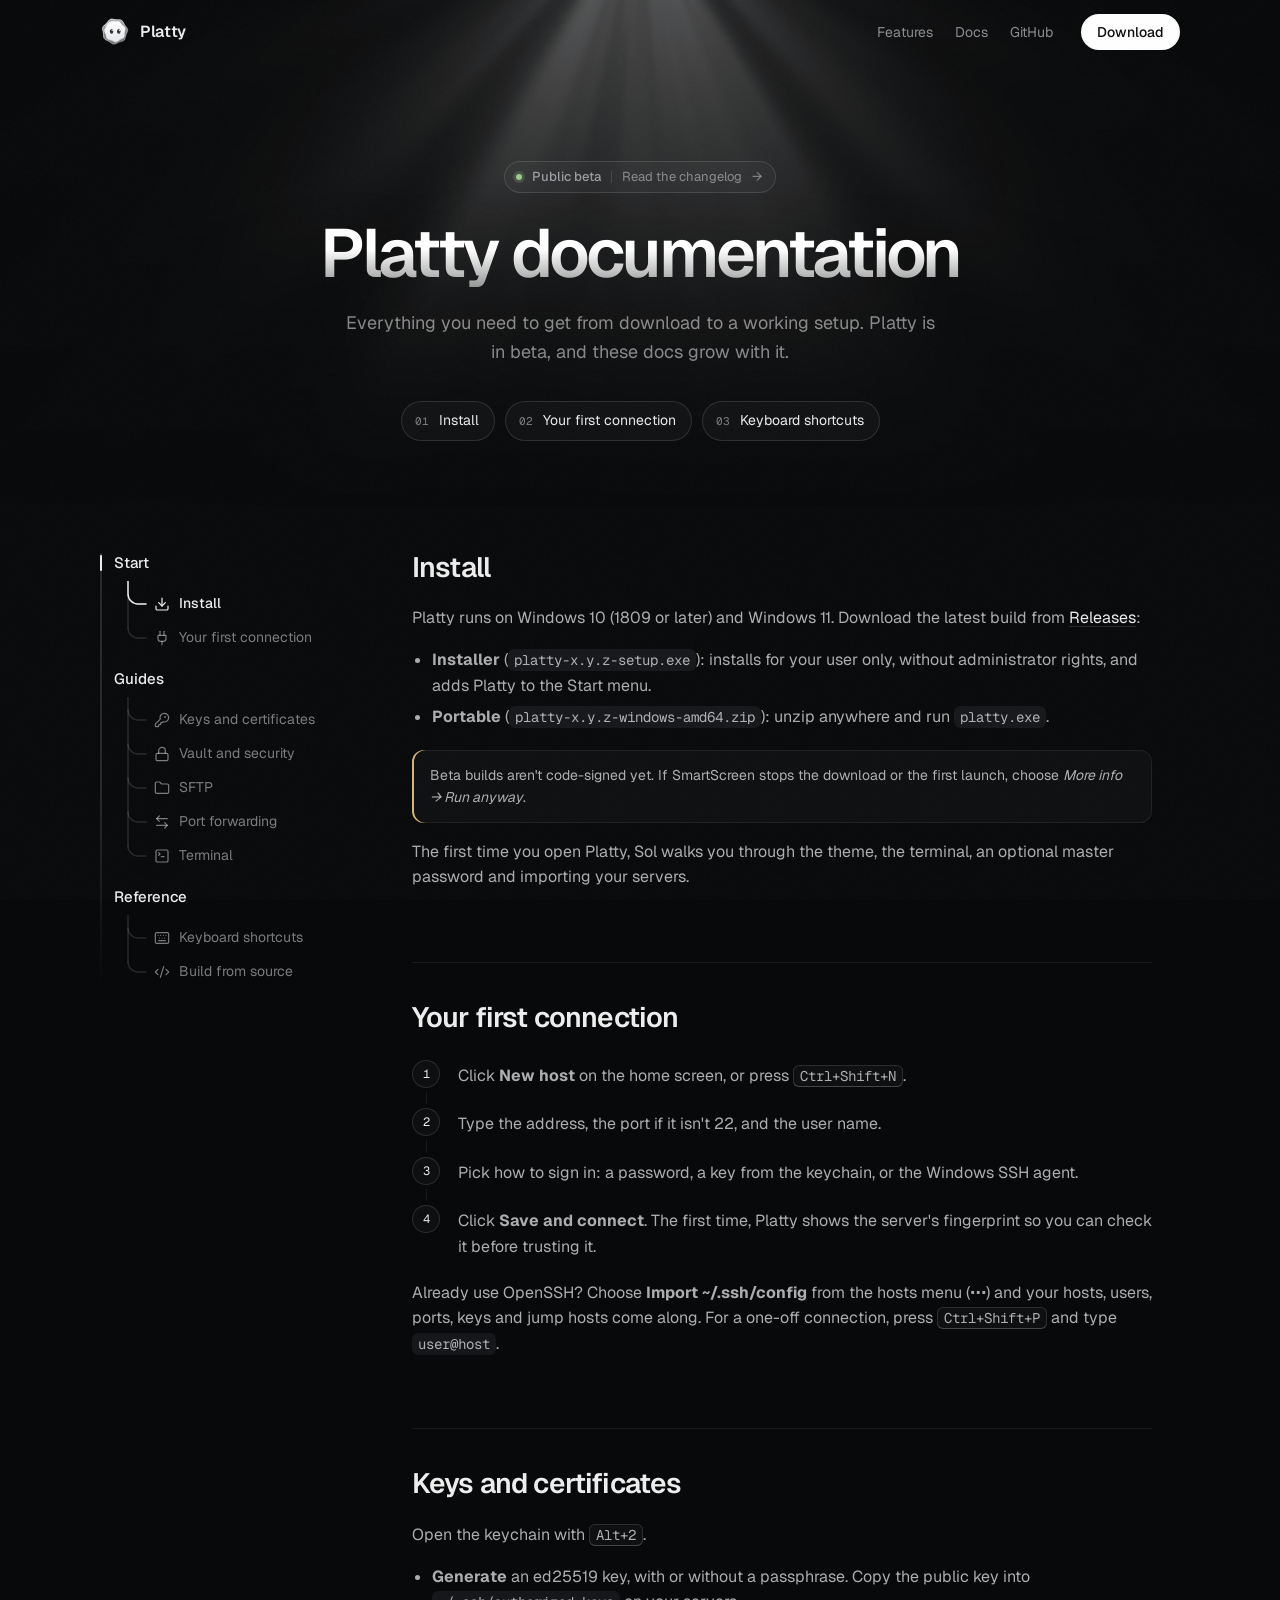
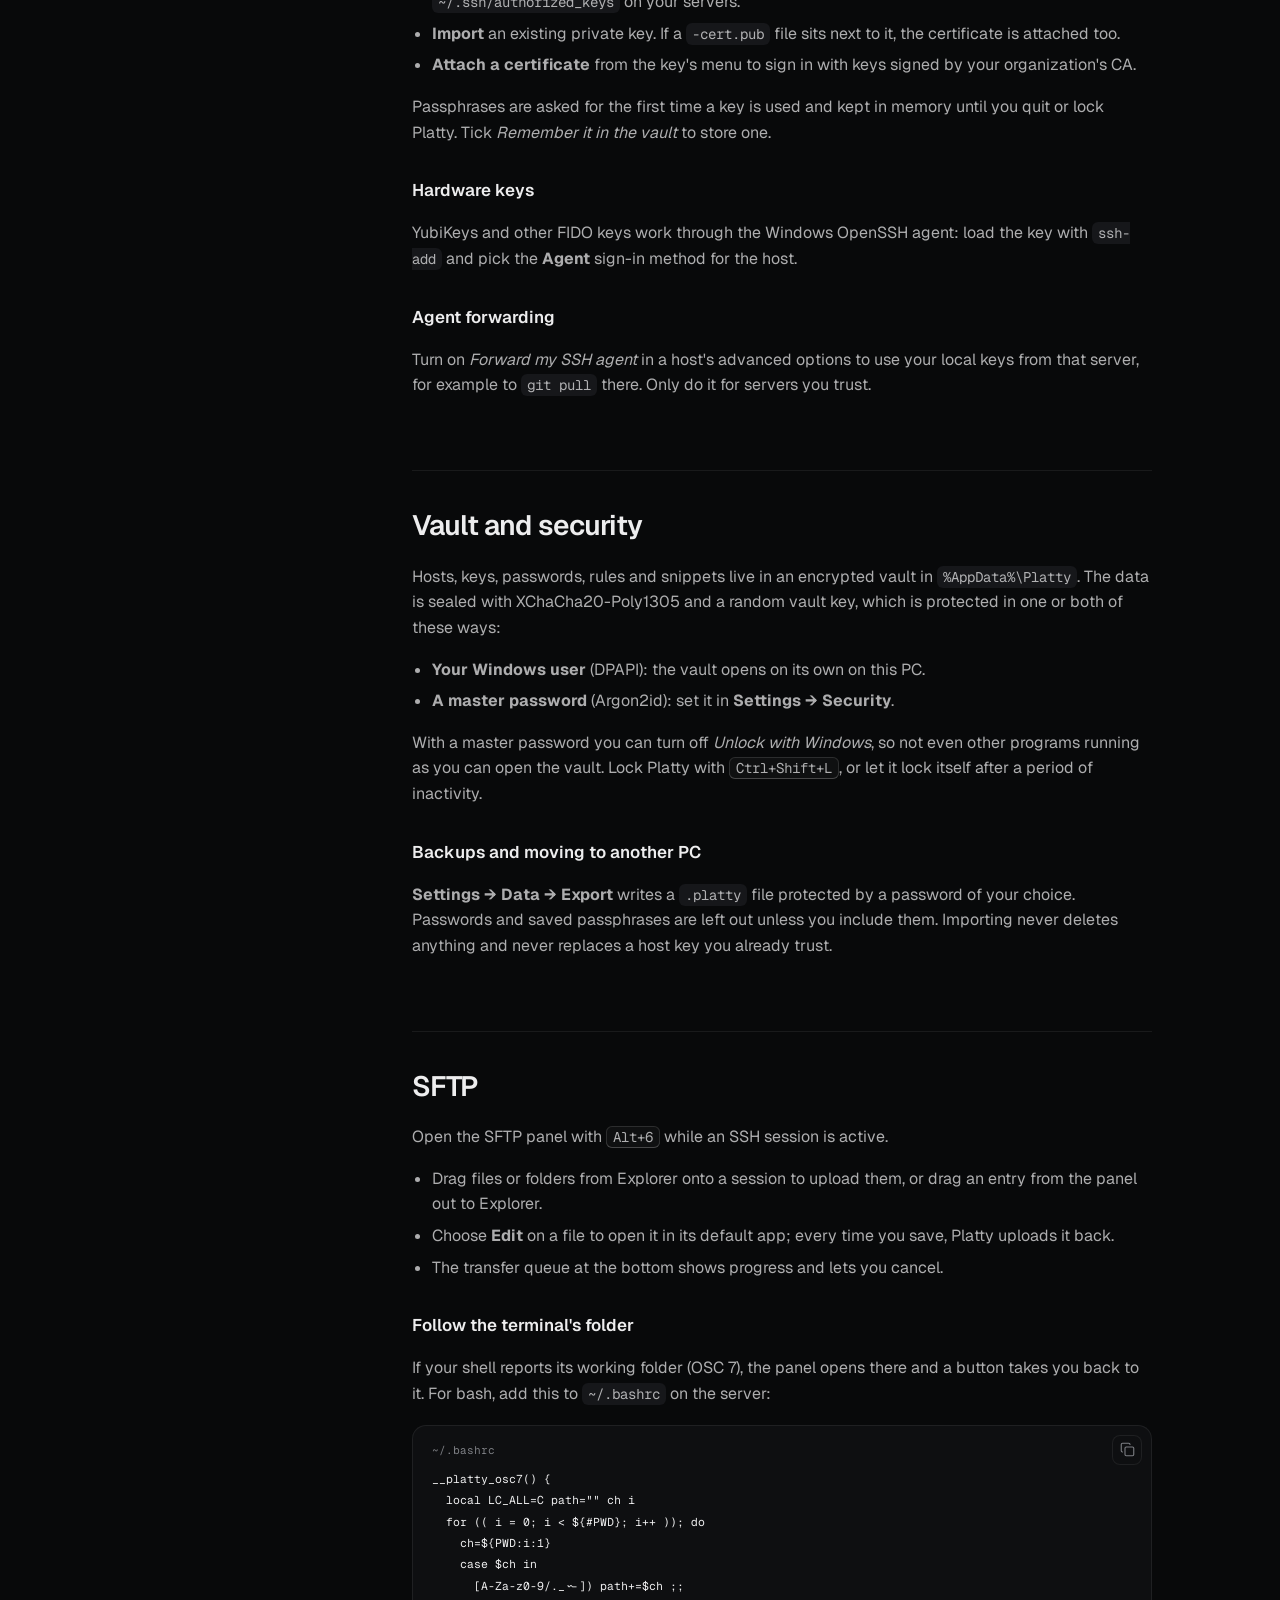
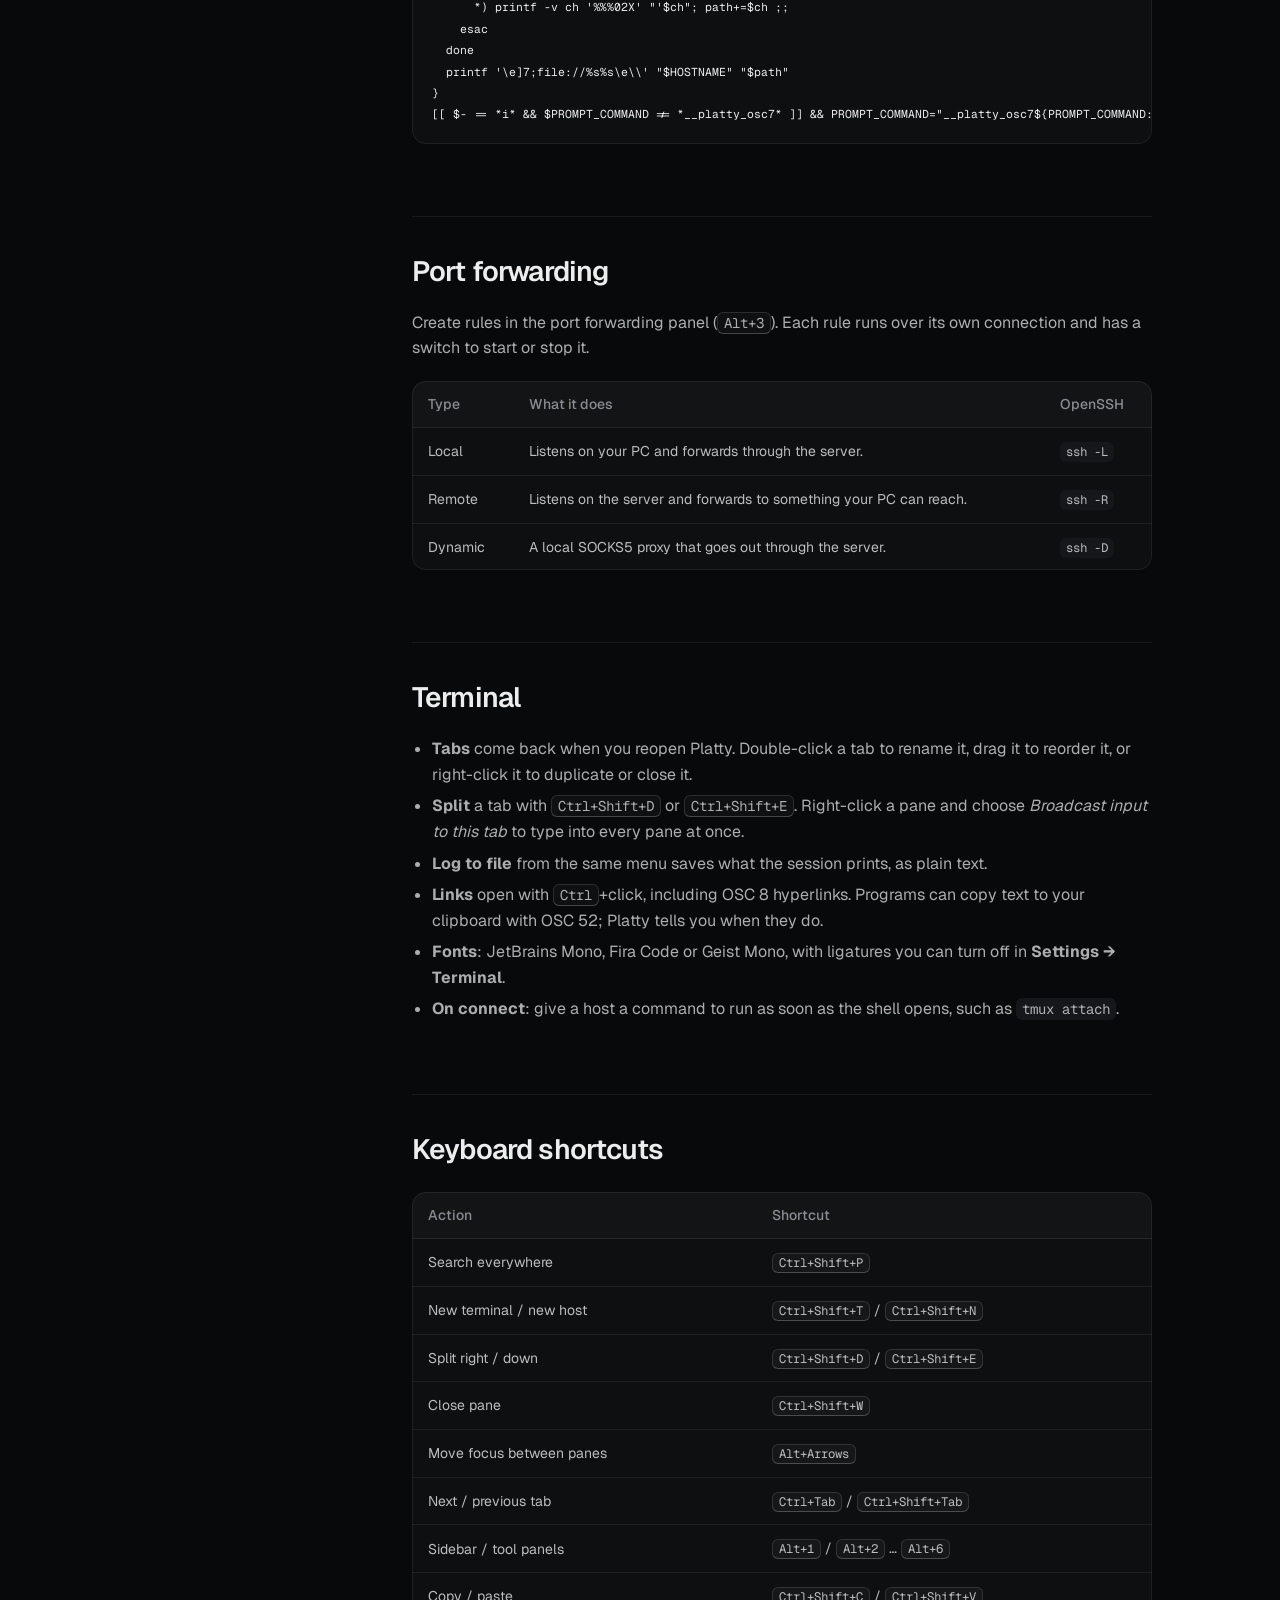
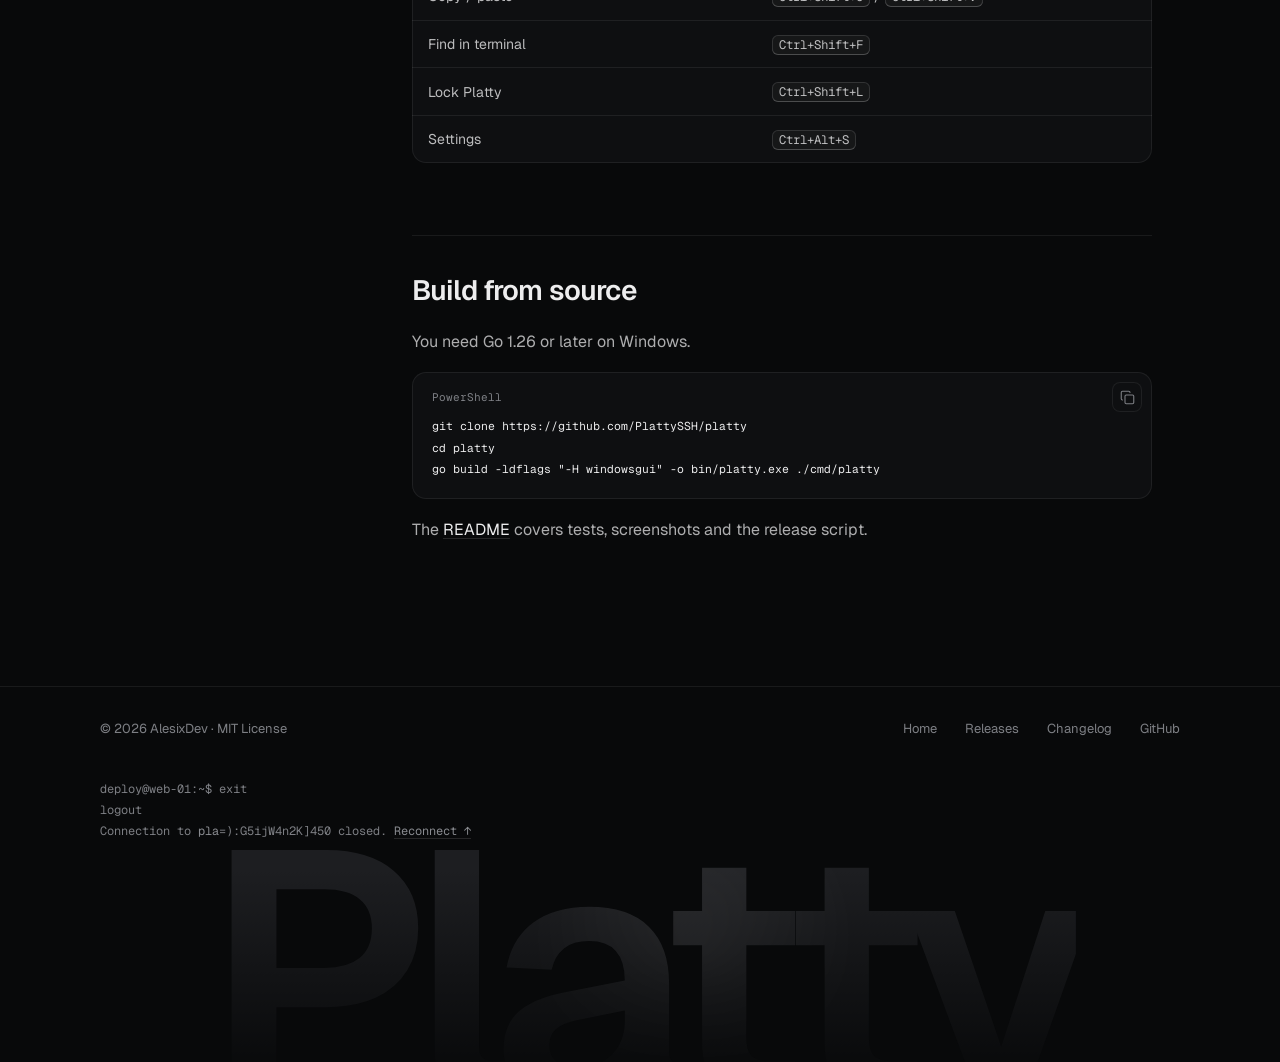
<file: docs/index.html>
<!doctype html>
<html lang="en">
<head>
  <meta charset="utf-8">
  <meta name="viewport" content="width=device-width, initial-scale=1, viewport-fit=cover">
  <title>Platty Docs</title>
  <meta name="description" content="Install Platty, connect to your first server and learn the keychain, vault, SFTP, port forwarding and terminal features.">
  <link rel="icon" href="../assets/favicon.png">
  <link rel="apple-touch-icon" href="../assets/apple-touch-icon.png">
  <meta name="theme-color" content="#08090a">
  <meta name="color-scheme" content="dark">
  <link rel="preconnect" href="https://fonts.googleapis.com">
  <link rel="preconnect" href="https://fonts.gstatic.com" crossorigin>
  <link rel="stylesheet" href="https://fonts.googleapis.com/css2?family=Geist:wght@400;500;600&family=Geist+Mono:wght@400&display=swap">
  <meta property="og:type" content="article">
  <meta property="og:url" content="https://plattyssh.github.io/docs/">
  <meta property="og:title" content="Platty documentation">
  <meta property="og:description" content="Install Platty, connect to your first server and learn the keychain, vault, SFTP, port forwarding and terminal.">
  <meta property="og:image" content="https://plattyssh.github.io/assets/og.jpg">
  <meta property="og:image:width" content="1200">
  <meta property="og:image:height" content="630">
  <meta property="og:image:alt" content="Platty: every server, one calm window. A fast, native SSH client and terminal for Windows.">
  <meta name="twitter:card" content="summary_large_image">
  <link rel="stylesheet" href="../assets/site.css">
  <script src="../assets/site.js" defer></script>
</head>
<body>
  <header class="nav">
    <div class="container">
      <a class="brand" href="../" aria-label="Platty home"><span class="brand-sol"><img src="../assets/sol-256.png" alt=""></span><span class="brand-name">Platty</span></a>
      <nav class="nav-links">
        <a class="hide-sm" href="../#features">Features</a>
        <a href="./" aria-current="page">Docs</a>
        <a href="https://github.com/PlattySSH/platty">GitHub</a>
      </nav>
      <div class="nav-cta"><a class="btn btn-primary btn-sm" href="https://github.com/PlattySSH/platty/releases">Download</a></div>
    </div>
  </header>

  <main>
    <section class="hero docs-hero">
      <div class="hero-rays" aria-hidden="true"></div>
      <div class="container">
        <a class="hero-badge" href="https://github.com/PlattySSH/platty/blob/main/CHANGELOG.md"><span class="hero-dot"></span><span class="shiny">Public beta</span><i></i>Read the changelog <span aria-hidden="true">→</span></a>
        <h1>Platty documentation</h1>
        <p class="lead">Everything you need to get from download to a working setup. Platty is in beta, and these docs grow with it.</p>
        <div class="docs-quick">
          <a href="#install"><span>01</span>Install</a>
          <a href="#first-connection"><span>02</span>Your first connection</a>
          <a href="#shortcuts"><span>03</span>Keyboard shortcuts</a>
        </div>
      </div>
    </section>

    <div class="container docs">
      <aside class="docs-side">
        <nav class="docs-nav" aria-label="Documentation">
          <p>Start</p>
          <a href="#install" data-icon="download">Install</a>
          <a href="#first-connection" data-icon="plug">Your first connection</a>
          <p>Guides</p>
          <a href="#keys" data-icon="key">Keys and certificates</a>
          <a href="#security" data-icon="lock">Vault and security</a>
          <a href="#sftp" data-icon="folder">SFTP</a>
          <a href="#forwarding" data-icon="swap">Port forwarding</a>
          <a href="#terminal" data-icon="term">Terminal</a>
          <p>Reference</p>
          <a href="#shortcuts" data-icon="keyboard">Keyboard shortcuts</a>
          <a href="#build" data-icon="code">Build from source</a>
        </nav>
      </aside>

      <article class="prose">
        <h2 id="install">Install</h2>
        <p>Platty runs on Windows 10 (1809 or later) and Windows 11. Download the latest build from <a href="https://github.com/PlattySSH/platty/releases">Releases</a>:</p>
        <ul>
          <li><strong>Installer</strong> (<code>platty-x.y.z-setup.exe</code>): installs for your user only, without administrator rights, and adds Platty to the Start menu.</li>
          <li><strong>Portable</strong> (<code>platty-x.y.z-windows-amd64.zip</code>): unzip anywhere and run <code>platty.exe</code>.</li>
        </ul>
        <p class="note">Beta builds aren't code-signed yet. If SmartScreen stops the download or the first launch, choose <em>More info → Run anyway</em>.</p>
        <p>The first time you open Platty, Sol walks you through the theme, the terminal, an optional master password and importing your servers.</p>

        <h2 id="first-connection">Your first connection</h2>
        <ol class="steps">
          <li>Click <strong>New host</strong> on the home screen, or press <kbd>Ctrl+Shift+N</kbd>.</li>
          <li>Type the address, the port if it isn't 22, and the user name.</li>
          <li>Pick how to sign in: a password, a key from the keychain, or the Windows SSH agent.</li>
          <li>Click <strong>Save and connect</strong>. The first time, Platty shows the server's fingerprint so you can check it before trusting it.</li>
        </ol>
        <p>Already use OpenSSH? Choose <strong>Import ~/.ssh/config</strong> from the hosts menu (<strong>⋯</strong>) and your hosts, users, ports, keys and jump hosts come along. For a one-off connection, press <kbd>Ctrl+Shift+P</kbd> and type <code>user@host</code>.</p>

        <h2 id="keys">Keys and certificates</h2>
        <p>Open the keychain with <kbd>Alt+2</kbd>.</p>
        <ul>
          <li><strong>Generate</strong> an ed25519 key, with or without a passphrase. Copy the public key into <code>~/.ssh/authorized_keys</code> on your servers.</li>
          <li><strong>Import</strong> an existing private key. If a <code>-cert.pub</code> file sits next to it, the certificate is attached too.</li>
          <li><strong>Attach a certificate</strong> from the key's menu to sign in with keys signed by your organization's CA.</li>
        </ul>
        <p>Passphrases are asked for the first time a key is used and kept in memory until you quit or lock Platty. Tick <em>Remember it in the vault</em> to store one.</p>
        <h3>Hardware keys</h3>
        <p>YubiKeys and other FIDO keys work through the Windows OpenSSH agent: load the key with <code>ssh-add</code> and pick the <strong>Agent</strong> sign-in method for the host.</p>
        <h3>Agent forwarding</h3>
        <p>Turn on <em>Forward my SSH agent</em> in a host's advanced options to use your local keys from that server, for example to <code>git pull</code> there. Only do it for servers you trust.</p>

        <h2 id="security">Vault and security</h2>
        <p>Hosts, keys, passwords, rules and snippets live in an encrypted vault in <code>%AppData%\Platty</code>. The data is sealed with XChaCha20-Poly1305 and a random vault key, which is protected in one or both of these ways:</p>
        <ul>
          <li><strong>Your Windows user</strong> (DPAPI): the vault opens on its own on this PC.</li>
          <li><strong>A master password</strong> (Argon2id): set it in <strong>Settings → Security</strong>.</li>
        </ul>
        <p>With a master password you can turn off <em>Unlock with Windows</em>, so not even other programs running as you can open the vault. Lock Platty with <kbd>Ctrl+Shift+L</kbd>, or let it lock itself after a period of inactivity.</p>
        <h3>Backups and moving to another PC</h3>
        <p><strong>Settings → Data → Export</strong> writes a <code>.platty</code> file protected by a password of your choice. Passwords and saved passphrases are left out unless you include them. Importing never deletes anything and never replaces a host key you already trust.</p>

        <h2 id="sftp">SFTP</h2>
        <p>Open the SFTP panel with <kbd>Alt+6</kbd> while an SSH session is active.</p>
        <ul>
          <li>Drag files or folders from Explorer onto a session to upload them, or drag an entry from the panel out to Explorer.</li>
          <li>Choose <strong>Edit</strong> on a file to open it in its default app; every time you save, Platty uploads it back.</li>
          <li>The transfer queue at the bottom shows progress and lets you cancel.</li>
        </ul>
        <h3>Follow the terminal's folder</h3>
        <p>If your shell reports its working folder (OSC 7), the panel opens there and a button takes you back to it. For bash, add this to <code>~/.bashrc</code> on the server:</p>
<pre data-lang="~/.bashrc"><code>__platty_osc7() {
  local LC_ALL=C path="" ch i
  for (( i = 0; i &lt; ${#PWD}; i++ )); do
    ch=${PWD:i:1}
    case $ch in
      [A-Za-z0-9/._~-]) path+=$ch ;;
      *) printf -v ch '%%%02X' "'$ch"; path+=$ch ;;
    esac
  done
  printf '\e]7;file://%s%s\e\\' "$HOSTNAME" "$path"
}
[[ $- == *i* &amp;&amp; $PROMPT_COMMAND != *__platty_osc7* ]] &amp;&amp; PROMPT_COMMAND="__platty_osc7${PROMPT_COMMAND:+;$PROMPT_COMMAND}"</code></pre>

        <h2 id="forwarding">Port forwarding</h2>
        <p>Create rules in the port forwarding panel (<kbd>Alt+3</kbd>). Each rule runs over its own connection and has a switch to start or stop it.</p>
        <div class="table">
          <table>
            <thead><tr><th>Type</th><th>What it does</th><th>OpenSSH</th></tr></thead>
            <tbody>
              <tr><td>Local</td><td>Listens on your PC and forwards through the server.</td><td><code>ssh -L</code></td></tr>
              <tr><td>Remote</td><td>Listens on the server and forwards to something your PC can reach.</td><td><code>ssh -R</code></td></tr>
              <tr><td>Dynamic</td><td>A local SOCKS5 proxy that goes out through the server.</td><td><code>ssh -D</code></td></tr>
            </tbody>
          </table>
        </div>

        <h2 id="terminal">Terminal</h2>
        <ul>
          <li><strong>Tabs</strong> come back when you reopen Platty. Double-click a tab to rename it, drag it to reorder it, or right-click it to duplicate or close it.</li>
          <li><strong>Split</strong> a tab with <kbd>Ctrl+Shift+D</kbd> or <kbd>Ctrl+Shift+E</kbd>. Right-click a pane and choose <em>Broadcast input to this tab</em> to type into every pane at once.</li>
          <li><strong>Log to file</strong> from the same menu saves what the session prints, as plain text.</li>
          <li><strong>Links</strong> open with <kbd>Ctrl</kbd>+click, including OSC 8 hyperlinks. Programs can copy text to your clipboard with OSC 52; Platty tells you when they do.</li>
          <li><strong>Fonts</strong>: JetBrains Mono, Fira Code or Geist Mono, with ligatures you can turn off in <strong>Settings → Terminal</strong>.</li>
          <li><strong>On connect</strong>: give a host a command to run as soon as the shell opens, such as <code>tmux attach</code>.</li>
        </ul>

        <h2 id="shortcuts">Keyboard shortcuts</h2>
        <div class="table">
          <table>
            <thead><tr><th>Action</th><th>Shortcut</th></tr></thead>
            <tbody>
              <tr><td>Search everywhere</td><td><kbd>Ctrl+Shift+P</kbd></td></tr>
              <tr><td>New terminal / new host</td><td><kbd>Ctrl+Shift+T</kbd> / <kbd>Ctrl+Shift+N</kbd></td></tr>
              <tr><td>Split right / down</td><td><kbd>Ctrl+Shift+D</kbd> / <kbd>Ctrl+Shift+E</kbd></td></tr>
              <tr><td>Close pane</td><td><kbd>Ctrl+Shift+W</kbd></td></tr>
              <tr><td>Move focus between panes</td><td><kbd>Alt+Arrows</kbd></td></tr>
              <tr><td>Next / previous tab</td><td><kbd>Ctrl+Tab</kbd> / <kbd>Ctrl+Shift+Tab</kbd></td></tr>
              <tr><td>Sidebar / tool panels</td><td><kbd>Alt+1</kbd> / <kbd>Alt+2</kbd> … <kbd>Alt+6</kbd></td></tr>
              <tr><td>Copy / paste</td><td><kbd>Ctrl+Shift+C</kbd> / <kbd>Ctrl+Shift+V</kbd></td></tr>
              <tr><td>Find in terminal</td><td><kbd>Ctrl+Shift+F</kbd></td></tr>
              <tr><td>Lock Platty</td><td><kbd>Ctrl+Shift+L</kbd></td></tr>
              <tr><td>Settings</td><td><kbd>Ctrl+Alt+S</kbd></td></tr>
            </tbody>
          </table>
        </div>

        <h2 id="build">Build from source</h2>
        <p>You need Go 1.26 or later on Windows.</p>
<pre data-lang="PowerShell"><code>git clone https://github.com/PlattySSH/platty
cd platty
go build -ldflags "-H windowsgui" -o bin/platty.exe ./cmd/platty</code></pre>
        <p>The <a href="https://github.com/PlattySSH/platty#readme">README</a> covers tests, screenshots and the release script.</p>
      </article>
    </div>
  </main>

  <footer class="footer">
    <div class="container">
      <span>© 2026 AlesixDev · MIT License</span>
      <span class="spacer"></span>
      <a href="../">Home</a>
      <a href="https://github.com/PlattySSH/platty/releases">Releases</a>
      <a href="https://github.com/PlattySSH/platty/blob/main/CHANGELOG.md">Changelog</a>
      <a href="https://github.com/PlattySSH">GitHub</a>
    </div>
    <div class="footer-art">
      <p class="footer-bye container"><span>deploy@web-01:~$ exit</span><span>logout</span><span>Connection to <span class="enc" data-text="plattyssh.github.io">plattyssh.github.io</span> closed. <a href="#">Reconnect ↑</a></span></p>
      <div class="footer-mark" data-text="Platty" aria-hidden="true">Platty</div>
    </div>
  </footer>
</body>
</html>
</file>
<file: assets/site.css>
:root {
  color-scheme: dark;
  --canvas: #08090a;
  --surface: #0e0f11;
  --raised: #16171a;
  --line: rgb(255 255 255 / 0.07);
  --line-strong: rgb(255 255 255 / 0.12);
  --body: #ededee;
  --muted: #8a8c91;
  --faint: #7d7f84;
  --accent: #ffffff;
  --accent-fg: #0a0a0a;
  --radius: 12px;
  --radius-xl: 22px;
  --sans: "Geist", ui-sans-serif, system-ui, "Segoe UI", sans-serif;
  --mono: "Geist Mono", ui-monospace, "Cascadia Mono", Consolas, monospace;
  --ease: cubic-bezier(0.16, 1, 0.3, 1);
}

* {
  box-sizing: border-box;
}

html {
  scroll-behavior: smooth;
}

/* ScrollTrigger drives the scroll itself, so native smoothing would fight its snapping. */
html.gsap {
  scroll-behavior: auto;
}

body::after {
  content: "";
  position: fixed;
  z-index: 100;
  inset: 0;
  opacity: 0.035;
  background: url("data:image/svg+xml,%3Csvg xmlns='http://www.w3.org/2000/svg' width='160' height='160'%3E%3Cfilter id='n'%3E%3CfeTurbulence type='fractalNoise' baseFrequency='0.9' numOctaves='3' stitchTiles='stitch'/%3E%3C/filter%3E%3Crect width='100%25' height='100%25' filter='url(%23n)'/%3E%3C/svg%3E");
  pointer-events: none;
}

body {
  margin: 0;
  background: var(--canvas);
  color: var(--body);
  font-family: var(--sans);
  font-size: 16px;
  line-height: 1.6;
  -webkit-font-smoothing: antialiased;
}

a {
  color: inherit;
  text-decoration: none;
}

img {
  max-width: 100%;
  height: auto;
  display: block;
}

code,
kbd {
  font-family: var(--mono);
  font-size: 0.88em;
}

.container {
  width: 100%;
  max-width: 1120px;
  margin: 0 auto;
  padding-inline: 20px;
}

.nav {
  position: sticky;
  top: 0;
  z-index: 10;
  height: 65px;
  backdrop-filter: blur(12px);
  background: rgb(8 9 10 / 0.72);
  border-bottom: 1px solid var(--line);
  transition: background 0.5s var(--ease), border-color 0.5s var(--ease), backdrop-filter 0.5s;
}

.nav .container {
  display: flex;
  align-items: center;
  gap: 28px;
  height: 64px;
  transition: max-width 0.7s var(--ease), height 0.6s var(--ease), translate 0.6s var(--ease), padding 0.6s var(--ease), gap 0.6s var(--ease), border-radius 0.6s var(--ease), background 0.5s, box-shadow 0.5s;
}

/* At the very top the bar is clear, so the hero's light runs behind it. */
.nav.top {
  background: transparent;
  border-bottom-color: transparent;
  backdrop-filter: none;
}

/* Past the hero the bar folds into a floating pill with just Sol. */
.nav.pill {
  background: transparent;
  border-bottom-color: transparent;
  backdrop-filter: none;
  pointer-events: none;
}

.nav.pill .container {
  max-width: min(520px, calc(100% - 24px));
  height: 52px;
  translate: 0 10px;
  padding-inline: 10px 8px;
  gap: 20px;
  border-radius: 999px;
  background: rgb(16 17 19 / 0.72);
  -webkit-backdrop-filter: blur(16px) saturate(1.4);
  backdrop-filter: blur(16px) saturate(1.4);
  box-shadow: inset 0 0 0 1px var(--line-strong), inset 0 1px 0 rgb(255 255 255 / 0.05), 0 16px 40px -16px rgb(0 0 0 / 0.9);
  pointer-events: auto;
}

/* Sol and Download take equal shares of the free space in the pill, so the links sit with even gaps on both sides. */
.brand,
.nav-cta {
  flex: 0 1 auto;
  transition: gap 0.6s var(--ease), flex-grow 0.6s var(--ease);
}

.brand {
  display: flex;
  align-items: center;
  gap: 10px;
  font-weight: 600;
  letter-spacing: -0.02em;
}

.nav-cta {
  display: flex;
  justify-content: flex-end;
}

.brand img,
.brand canvas {
  display: block;
  width: 30px;
  height: 30px;
}

.brand-sol {
  display: block;
  flex: none;
  transition: transform 0.5s var(--ease);
}

.brand:hover .brand-sol {
  transform: rotate(-8deg) scale(1.08);
}

.brand-name {
  display: block;
  max-width: 80px;
  overflow: hidden;
  white-space: nowrap;
  transition: max-width 0.6s var(--ease), opacity 0.35s var(--ease);
}

.nav.pill .brand {
  gap: 0;
}

.nav.pill .brand,
.nav.pill .nav-cta {
  flex-grow: 1;
}

.nav.pill .brand-name {
  max-width: 0;
  opacity: 0;
}

.nav-links {
  display: flex;
  gap: 22px;
  margin-left: auto;
  font-size: 14px;
  color: var(--muted);
}

.nav-links a:hover {
  color: var(--body);
}

.btn {
  display: inline-flex;
  align-items: center;
  gap: 8px;
  height: 44px;
  padding: 0 22px;
  border-radius: 999px;
  font-size: 15px;
  font-weight: 500;
  transition: transform 0.2s var(--ease), background 0.2s var(--ease), border-color 0.2s;
}

.btn:focus-visible {
  outline: 2px solid var(--accent);
  outline-offset: 3px;
}

.btn-primary {
  background: var(--accent);
  color: var(--accent-fg);
}

.btn-primary:hover {
  transform: translateY(-1px);
}

.btn-outline {
  border: 1px solid var(--line-strong);
  color: var(--body);
}

.btn-outline:hover {
  border-color: rgb(255 255 255 / 0.28);
}

.btn-sm {
  height: 36px;
  padding: 0 16px;
  font-size: 14px;
}

.hero {
  position: relative;
  isolation: isolate;
  overflow: hidden;
  margin-top: -65px;
  padding-top: 161px;
  text-align: center;
}

/* One light layer for the whole hero, screenshot and numbers included, fading out once at the
   bottom. Splitting it into separate glows reads as two stacked backgrounds. */
.hero-rays {
  position: absolute;
  z-index: -1;
  inset: 0;
  pointer-events: none;
  -webkit-mask-image: linear-gradient(to bottom, #000 30%, rgb(0 0 0 / 0.55) 60%, transparent 92%);
  mask-image: linear-gradient(to bottom, #000 30%, rgb(0 0 0 / 0.55) 60%, transparent 92%);
}

.hero-rays canvas {
  position: absolute;
  inset: 0;
  display: block;
  width: 100%;
  height: 100%;
}

.hero-sol {
  display: block;
  width: 96px;
  height: 96px;
  margin: 0 auto 28px;
  padding: 0;
  border: 0;
  border-radius: 50%;
  background: none;
  cursor: pointer;
  animation: float 5s ease-in-out infinite;
  -webkit-tap-highlight-color: transparent;
}

.hero-sol img,
.hero-sol canvas {
  display: block;
  width: 100%;
  height: 100%;
}

.hero-sol:focus-visible {
  outline: 2px solid var(--accent);
  outline-offset: 4px;
}

.boing {
  animation: boing 0.65s cubic-bezier(0.3, 1.5, 0.5, 1);
}

.hero-badge {
  display: inline-flex;
  align-items: center;
  gap: 10px;
  height: 32px;
  margin-bottom: 26px;
  padding: 0 14px 0 12px;
  border-radius: 999px;
  background: rgb(255 255 255 / 0.03);
  box-shadow: inset 0 0 0 1px var(--line-strong);
  -webkit-backdrop-filter: blur(8px);
  backdrop-filter: blur(8px);
  font-size: 13px;
  color: var(--muted);
  transition: box-shadow 0.3s, color 0.3s;
}

.hero-badge:hover {
  color: var(--body);
  box-shadow: inset 0 0 0 1px rgb(255 255 255 / 0.25);
}

.hero-badge i {
  width: 1px;
  height: 12px;
  background: var(--line-strong);
}

.hero-badge > span:last-child {
  transition: transform 0.3s var(--ease);
}

.hero-badge:hover > span:last-child {
  transform: translateX(3px);
}

.hero-dot {
  width: 6px;
  height: 6px;
  border-radius: 50%;
  background: #9ccc8a;
  box-shadow: 0 0 0 3px rgb(156 204 138 / 0.18);
}

.shiny {
  font-weight: 500;
  color: transparent;
  background: linear-gradient(110deg, #9a9ca1 40%, #fff 50%, #9a9ca1 60%) 0 0 / 250% 100%;
  -webkit-background-clip: text;
  background-clip: text;
  animation: shine 3.6s linear infinite;
}

.hero h1 .w {
  display: inline-block;
}

.hero h1 {
  max-width: 820px;
  margin: 0 auto;
  font-size: clamp(44px, 7vw, 80px);
  line-height: 1;
  font-weight: 600;
  letter-spacing: -0.045em;
  text-wrap: balance;
  color: #fff;
  -webkit-mask-image: linear-gradient(to bottom, #000 45%, rgb(0 0 0 / 0.55));
  mask-image: linear-gradient(to bottom, #000 45%, rgb(0 0 0 / 0.55));
}

.hero p.lead {
  max-width: 600px;
  margin: 22px auto 0;
  font-size: clamp(16px, 2vw, 18px);
  color: rgb(237 237 238 / 0.55);
  text-wrap: pretty;
}

.hero-actions {
  display: flex;
  flex-wrap: wrap;
  justify-content: center;
  gap: 12px;
  margin-top: 36px;
}

.hero-stack {
  display: flex;
  flex-wrap: wrap;
  justify-content: center;
  align-items: center;
  gap: 10px 18px;
  margin-top: 28px;
  font-size: 13px;
  font-weight: 500;
  color: var(--muted);
}

.hero-stack span,
.hero-stack a {
  display: flex;
  align-items: center;
  gap: 8px;
  height: 20px;
}

.hero-stack a {
  transition: color 0.2s;
}

.hero-stack a:hover {
  color: var(--body);
}

.hero-stack i {
  width: 1px;
  height: 14px;
  background: var(--line-strong);
}

.hero-stack svg {
  width: 15px;
  height: 15px;
  flex: none;
  fill: currentColor;
}

.hero-stack svg.go,
.lib svg.go {
  width: 40px;
  height: 40px;
  margin: -10px 0;
}

.lib-head {
  display: flex;
  align-items: center;
  gap: 10px;
}

.lib svg.go {
  width: 30px;
  height: 30px;
  margin: -8px 0;
  fill: var(--muted);
}

.preview {
  position: relative;
  margin-top: 72px;
}

.frame {
  position: relative;
  border-radius: var(--radius-xl);
  overflow: hidden;
  box-shadow: 0 0 0 1px var(--line-strong), 0 40px 80px -40px rgb(0 0 0 / 0.9);
  background: var(--surface);
}

.section {
  padding-block: 112px 0;
}

.eyebrow {
  font-size: 13px;
  color: var(--muted);
  letter-spacing: 0.02em;
}

.section h2 {
  margin: 10px 0 0;
  max-width: 640px;
  font-size: clamp(32px, 4.4vw, 48px);
  line-height: 1.05;
  font-weight: 600;
  letter-spacing: -0.04em;
  text-wrap: balance;
}

.section .sub {
  max-width: 560px;
  margin-top: 16px;
  color: rgb(237 237 238 / 0.55);
}

/* Section headings vary between centered, split and two-column layouts. */
.head.center {
  text-align: center;
}

.head.center h2,
.head.center .sub {
  margin-inline: auto;
}

.head.center h2 {
  max-width: 760px;
  font-size: clamp(34px, 5vw, 56px);
}

.head.split {
  display: grid;
  grid-template-columns: minmax(0, 1.1fr) minmax(0, 1fr);
  gap: 24px 64px;
  align-items: end;
}

.head.split .sub {
  margin: 0;
}

.head-link {
  display: inline-flex;
  gap: 8px;
  margin-top: 14px;
  font-size: 14px;
  font-weight: 500;
}

.head-link span {
  transition: transform 0.3s var(--ease);
}

.head-link:hover span {
  transform: translateX(4px);
}

/* The numbers strip under the hero. */
.stats {
  display: grid;
  grid-template-columns: repeat(4, minmax(0, 1fr));
  margin: 88px 0 0;
  border-top: 1px solid var(--line);
  text-align: left;
}

.stats > div {
  padding: 26px 24px 4px;
}

.stats > div + div {
  box-shadow: inset 1px 0 0 var(--line);
}

.stats dt {
  font-size: clamp(30px, 3.6vw, 44px);
  font-weight: 600;
  line-height: 1;
  letter-spacing: -0.04em;
  color: var(--body);
  font-variant-numeric: tabular-nums;
}

.stats dd {
  max-width: 220px;
  margin: 12px 0 0;
  font-size: 14px;
  color: var(--muted);
  text-wrap: pretty;
}

/* A live terminal line typed over the hero screenshot, lined up with its prompt. */
.shot-live {
  position: absolute;
  inset: 0;
  pointer-events: none;
  font-family: var(--mono);
  font-size: calc(var(--w, 1080px) * 13.33 / 1440);
  line-height: calc(var(--w, 1080px) * 21 / 1440);
  color: #cfcfcf;
  text-align: left;
  white-space: pre;
}

.shot-live .patch {
  position: absolute;
  left: calc(268 / 1440 * 100%);
  top: calc(439 / 900 * 100%);
  width: calc(1140 / 1440 * 100%);
  height: calc(26 / 900 * 100%);
  background: #171615;
}

.shot-live .lines {
  position: absolute;
  left: calc(272 / 1440 * 100%);
  top: calc(441.5 / 900 * 100%);
}

.shot-live .u {
  color: #aad2a6;
}

.shot-live .p {
  color: #a1bad9;
}

.shot-live .ok {
  color: #9ccc8a;
}

.shot-live .dim {
  color: #8a8a8a;
}

.shot-live .cur {
  display: inline-block;
  width: 0.6em;
  height: 1.2em;
  vertical-align: -0.25em;
  background: #d8d8d8;
  animation: m-blink 1.1s steps(1) infinite;
}

.grid {
  display: grid;
  grid-template-columns: repeat(6, minmax(0, 1fr));
  gap: 16px;
  margin-top: 48px;
}

.card {
  grid-column: span 2;
  min-width: 0;
  display: flex;
  flex-direction: column;
  border-radius: var(--radius-xl);
  background: var(--surface);
  box-shadow: inset 0 0 0 1px var(--line), inset 0 1px 0 rgb(255 255 255 / 0.04);
  overflow: hidden;
}

.card.wide {
  grid-column: span 3;
}

.card-body {
  padding: 24px 24px 20px;
}

.card h3 {
  margin: 0;
  font-size: 17px;
  font-weight: 600;
  letter-spacing: -0.01em;
}

.card p {
  margin: 8px 0 0;
  font-size: 14px;
  color: var(--muted);
}

.card .shot {
  margin-top: auto;
  padding: 0 0 0 24px;
}

.card .shot img {
  border-top-left-radius: 14px;
  box-shadow: 0 0 0 1px var(--line-strong);
}

.tour {
  display: grid;
  grid-template-columns: minmax(0, 5fr) minmax(0, 7fr);
  gap: 56px;
  align-items: center;
  margin-top: 96px;
}

.tour-list {
  margin: 0;
  padding: 0;
  list-style: none;
}

.tour-list li {
  position: relative;
  border-top: 1px solid var(--line);
}

.tour-list li:last-child {
  border-bottom: 1px solid var(--line);
}

.tour-tab {
  display: flex;
  align-items: baseline;
  gap: 16px;
  width: 100%;
  padding: 18px 0;
  border: 0;
  background: none;
  font: inherit;
  font-size: 17px;
  font-weight: 500;
  letter-spacing: -0.01em;
  text-align: left;
  color: var(--muted);
  cursor: pointer;
  transition: color 0.3s;
}

.tour-tab:hover,
.tour-list .on .tour-tab {
  color: var(--body);
}

.tour-tab:focus-visible {
  outline: 2px solid var(--accent);
  outline-offset: 2px;
  border-radius: 6px;
}

.tour-n {
  width: 22px;
  flex: none;
  font: 12px var(--mono);
  color: var(--faint);
}

.tour-d {
  display: grid;
  grid-template-rows: 0fr;
  transition: grid-template-rows 0.5s var(--ease);
}

.tour-list .on .tour-d {
  grid-template-rows: 1fr;
}

.tour-d p {
  min-height: 0;
  margin: 0;
  overflow: hidden;
  padding-left: 38px;
  font-size: 14.5px;
  color: var(--muted);
  opacity: 0;
  transition: opacity 0.4s, padding 0.5s var(--ease);
}

.tour-list .on .tour-d p {
  padding-bottom: 20px;
  opacity: 1;
  transition-delay: 0.1s;
}

.tour-bar {
  position: absolute;
  left: 0;
  right: 0;
  bottom: -1px;
  height: 1px;
  overflow: hidden;
}

.tour-bar i {
  display: block;
  height: 100%;
  background: rgb(255 255 255 / 0.6);
  transform: scaleX(0);
  transform-origin: left;
}

.tour-stage {
  position: relative;
  display: grid;
  place-items: center;
  height: 340px;
  overflow: hidden;
  border-radius: var(--radius-xl);
  background:
    radial-gradient(closest-side, rgb(255 255 255 / 0.05), transparent) center / 80% 80% no-repeat,
    radial-gradient(rgb(255 255 255 / 0.09) 1px, transparent 1.2px) 0 0 / 18px 18px,
    var(--surface);
  box-shadow: inset 0 0 0 1px var(--line), inset 0 1px 0 rgb(255 255 255 / 0.04);
}

.tour-panel {
  grid-area: 1 / 1;
  width: min(400px, calc(100% - 48px));
  opacity: 0;
  visibility: hidden;
  transform: translateY(10px) scale(0.98);
  filter: blur(6px);
  transition: opacity 0.4s var(--ease), transform 0.6s var(--ease), filter 0.5s var(--ease), visibility 0s 0.6s;
}

.tour-panel.on {
  opacity: 1;
  visibility: visible;
  transform: scale(1.15);
  filter: none;
  transition: opacity 0.5s var(--ease) 0.1s, transform 0.7s var(--ease) 0.1s, filter 0.5s var(--ease) 0.1s, visibility 0s;
}

.tour-panel .mini {
  box-shadow: inset 0 0 0 1px var(--line-strong), 0 24px 48px -20px rgb(0 0 0 / 0.9);
}

.libs {
  display: grid;
  grid-template-columns: repeat(3, minmax(0, 1fr));
  gap: 16px;
  margin-top: 40px;
}

.lib {
  position: relative;
  display: flex;
  flex-direction: column;
  padding: 22px;
  border-radius: var(--radius-xl);
  background: var(--surface);
  box-shadow: inset 0 0 0 1px var(--line);
  transform: perspective(900px) rotateX(var(--rx, 0deg)) rotateY(var(--ry, 0deg));
  transition: transform 0.5s var(--ease), box-shadow 0.35s var(--ease), background 0.35s;
}

/* Hovered library cards lift off the page and lean toward the cursor. */
.lib:hover {
  background: #111214;
  box-shadow: inset 0 0 0 1px var(--line-strong), inset 0 1px 0 rgb(255 255 255 / 0.06), 0 26px 50px -24px rgb(0 0 0 / 0.95);
  transform: perspective(900px) translateY(-6px) rotateX(var(--rx, 0deg)) rotateY(var(--ry, 0deg));
}

.lib:active {
  transform: perspective(900px) translateY(-3px) scale(0.995) rotateX(var(--rx, 0deg)) rotateY(var(--ry, 0deg));
  transition-duration: 0.15s;
}

.lib svg.go,
.lib-get {
  transition: fill 0.3s, box-shadow 0.3s;
}

.lib:hover svg.go {
  fill: var(--body);
}

.lib:hover .lib-get {
  box-shadow: inset 0 0 0 1px var(--line-strong);
}

.lib::before {
  content: "";
  position: absolute;
  inset: 0;
  border-radius: inherit;
  background: radial-gradient(320px circle at var(--mx, 50%) var(--my, 0%), rgb(255 255 255 / 0.05), transparent 65%);
  opacity: 0;
  transition: opacity 0.4s;
  pointer-events: none;
}

.lib:hover::before {
  opacity: 1;
}

.lib > * {
  position: relative;
}

.lib code {
  color: var(--body);
}

.lib p {
  flex: 1;
  margin: 10px 0 0;
  font-size: 14px;
  color: var(--muted);
}

.lib-out {
  margin-left: auto;
  color: var(--faint);
  transition: transform 0.3s var(--ease), color 0.3s;
}

.lib-head:hover .lib-out {
  color: var(--body);
  transform: translate(2px, -2px);
}

.lib-head:focus-visible {
  outline: 2px solid var(--accent);
  outline-offset: 4px;
  border-radius: 6px;
}

.lib-get {
  display: flex;
  align-items: center;
  gap: 8px;
  margin-top: 18px;
  padding: 0 6px 0 12px;
  height: 38px;
  border-radius: 10px;
  background: var(--canvas);
  box-shadow: inset 0 0 0 1px var(--line);
}

.lib-get code {
  flex: 1;
  min-width: 0;
  overflow: hidden;
  font-size: 12.5px;
  color: var(--muted);
  text-overflow: ellipsis;
  white-space: nowrap;
}

.lib-get code::before {
  content: "$ ";
  color: var(--faint);
}

.lib-copy {
  display: grid;
  place-items: center;
  width: 28px;
  height: 28px;
  flex: none;
  padding: 0;
  border: 0;
  border-radius: 7px;
  background: none;
  color: var(--faint);
  cursor: pointer;
  transition: background 0.2s, color 0.2s;
}

.lib-copy:hover {
  background: rgb(255 255 255 / 0.06);
  color: var(--body);
}

.lib-copy:focus-visible {
  outline: 2px solid var(--accent);
  outline-offset: 1px;
}

.lib-copy.done {
  color: #9ccc8a;
}

.lib-copy svg {
  width: 15px;
  height: 15px;
  fill: none;
  stroke: currentColor;
  stroke-width: 1.75;
  stroke-linecap: round;
  stroke-linejoin: round;
}

.lib-meta {
  display: flex;
  flex-wrap: wrap;
  gap: 4px 14px;
  margin-top: 14px;
  font-size: 12px;
  color: var(--faint);
}

.lib-meta span {
  display: inline-flex;
  align-items: center;
}

.lib-meta span + span::before {
  content: "";
  display: inline-block;
  width: 3px;
  height: 3px;
  margin: 0 5.5px 0 -8.5px;
  border-radius: 50%;
  background: currentColor;
  opacity: 0.6;
}

.faq-wrap {
  display: grid;
  grid-template-columns: minmax(0, 5fr) minmax(0, 7fr);
  gap: 48px 72px;
  align-items: start;
}

.faq-head {
  position: sticky;
  top: 112px;
}

.faq-more {
  display: inline-flex;
  gap: 8px;
  margin-top: 28px;
  font-size: 14px;
  font-weight: 500;
  color: var(--body);
}

.faq-more span {
  transition: transform 0.3s var(--ease);
}

.faq-more:hover span {
  transform: translateX(4px);
}

.faq details {
  border-top: 1px solid var(--line);
}

.faq details:last-child {
  border-bottom: 1px solid var(--line);
}

.faq summary {
  display: grid;
  grid-template-columns: 44px minmax(0, 1fr) 34px;
  align-items: center;
  gap: 12px;
  padding: 26px 0;
  cursor: pointer;
  list-style: none;
  font-size: clamp(17px, 1.8vw, 21px);
  font-weight: 500;
  letter-spacing: -0.015em;
  color: rgb(237 237 238 / 0.78);
  transition: color 0.3s;
}

.faq summary::-webkit-details-marker {
  display: none;
}

.faq summary:hover,
.faq details[open]:not(.closing) summary {
  color: var(--body);
}

.faq summary:focus-visible {
  outline: 2px solid var(--accent);
  outline-offset: 4px;
  border-radius: 6px;
}

.faq-n {
  font: 12px var(--mono);
  color: var(--faint);
  transition: color 0.3s;
}

.faq details[open]:not(.closing) .faq-n {
  color: var(--body);
}

.faq-q {
  transition: transform 0.45s var(--ease);
}

.faq summary:hover .faq-q {
  transform: translateX(6px);
}

.faq-i {
  position: relative;
  width: 34px;
  height: 34px;
  border-radius: 50%;
  box-shadow: inset 0 0 0 1px var(--line-strong);
  transition: transform 0.5s var(--ease), background 0.3s, box-shadow 0.3s;
}

.faq-i::before,
.faq-i::after {
  content: "";
  position: absolute;
  left: 50%;
  top: 50%;
  width: 12px;
  height: 1.5px;
  border-radius: 1px;
  background: var(--body);
  transform: translate(-50%, -50%);
  transition: background 0.3s;
}

.faq-i::after {
  transform: translate(-50%, -50%) rotate(90deg);
}

.faq summary:hover .faq-i {
  box-shadow: inset 0 0 0 1px rgb(255 255 255 / 0.3);
}

.faq details[open]:not(.closing) .faq-i {
  background: var(--accent);
  box-shadow: none;
  transform: rotate(135deg);
}

.faq details[open]:not(.closing) .faq-i::before,
.faq details[open]:not(.closing) .faq-i::after {
  background: var(--accent-fg);
}

.faq-a {
  overflow: hidden;
}

.faq-a p {
  max-width: 540px;
  margin: -6px 46px 28px 56px;
  color: var(--muted);
  font-size: 15px;
}

.faq-a p:has(+ .faq-more-link) {
  margin-bottom: 12px;
}

.faq-more-link {
  display: inline-flex;
  gap: 8px;
  margin: 0 0 28px 56px;
  font-size: 14px;
  font-weight: 500;
  color: var(--body);
}

.faq-more-link span {
  transition: transform 0.3s var(--ease);
}

.faq-more-link:hover span {
  transform: translateX(4px);
}

.faq-tag {
  display: inline-flex;
  align-items: center;
  gap: 6px;
  margin-left: 10px;
  padding: 3px 9px 3px 8px;
  border-radius: 999px;
  box-shadow: inset 0 0 0 1px var(--line-strong);
  font-size: 12px;
  font-weight: 500;
  letter-spacing: 0;
  color: var(--muted);
  vertical-align: 3px;
}

.faq-tag .hero-dot {
  width: 5px;
  height: 5px;
  box-shadow: 0 0 0 2px rgb(156 204 138 / 0.18);
}

.faq-a a {
  color: var(--body);
  text-decoration: underline;
  text-decoration-color: var(--line-strong);
  text-underline-offset: 3px;
}

.cta {
  margin-block: 112px;
  display: grid;
  grid-template-columns: minmax(0, 1fr) minmax(0, 1.1fr);
  border-radius: 28px;
  overflow: hidden;
  background: var(--surface);
  box-shadow: inset 0 0 0 1px var(--line-strong), inset 0 1px 0 rgb(255 255 255 / 0.05);
}

.cta-text {
  padding: 64px 56px;
  align-self: center;
}

.cta h2 {
  margin: 0;
  font-size: clamp(32px, 4vw, 48px);
  line-height: 1.04;
  font-weight: 600;
  letter-spacing: -0.04em;
  background: linear-gradient(to bottom, #fff, rgb(255 255 255 / 0.6));
  -webkit-background-clip: text;
  background-clip: text;
  color: transparent;
}

.cta p {
  margin: 18px 0 32px;
  color: rgb(237 237 238 / 0.55);
}

.cta-shot {
  position: relative;
  min-height: 360px;
}

.sol-stage {
  display: flex;
  flex-direction: column;
  align-items: center;
  justify-content: center;
  gap: 14px;
  padding: 40px 32px 48px;
  isolation: isolate;
}

.sol-stage::before {
  content: "";
  position: absolute;
  z-index: -1;
  left: 50%;
  top: 42%;
  width: 360px;
  aspect-ratio: 1;
  transform: translate(-50%, -50%);
  background: radial-gradient(closest-side, rgb(255 255 255 / 0.07), transparent);
  pointer-events: none;
}

.sol-btn {
  width: 184px;
  height: 184px;
  padding: 0;
  border: 0;
  border-radius: 50%;
  background: none;
  cursor: pointer;
  transition: transform 0.5s var(--ease);
  -webkit-tap-highlight-color: transparent;
}

.sol-btn img,
.sol-btn canvas {
  display: block;
  width: 100%;
  height: 100%;
}

.sol-btn:hover {
  transform: scale(1.04);
}

.sol-btn:focus-visible {
  outline: 2px solid var(--accent);
  outline-offset: 4px;
}

.sol-bubble {
  position: relative;
  width: min(100%, 380px);
  padding: 14px 18px 12px;
  border-radius: 14px;
  background: #151618;
  box-shadow: inset 0 0 0 1px var(--line-strong), 0 18px 40px -20px rgb(0 0 0 / 0.9);
  font-size: 15px;
  line-height: 1.55;
}

.sol-bubble::before {
  content: "";
  position: absolute;
  left: 50%;
  top: -6px;
  width: 11px;
  height: 11px;
  transform: translateX(-50%) rotate(45deg);
  border-top-left-radius: 3px;
  background: #151618;
  box-shadow: inset 1px 1px 0 var(--line-strong);
}

.sol-text {
  min-height: 3.1em;
  text-wrap: pretty;
}

.sol-text kbd,
.sol-text code {
  padding: 1px 6px;
  border-radius: 5px;
  background: rgb(255 255 255 / 0.06);
  box-shadow: inset 0 0 0 1px var(--line);
  white-space: nowrap;
}

.sol-text .rest {
  color: transparent;
}

.sol-text .rest kbd,
.sol-text .rest code {
  background: none;
  box-shadow: none;
}

.sol-meta {
  display: flex;
  justify-content: space-between;
  gap: 12px;
  margin-top: 8px;
  font-size: 12px;
  color: var(--faint);
}

.spark {
  position: absolute;
  left: var(--x);
  top: var(--y);
  width: var(--s);
  height: var(--s);
  background: rgb(255 255 255 / 0.45);
  clip-path: polygon(50% 0, 60% 40%, 100% 50%, 60% 60%, 50% 100%, 40% 60%, 0 50%, 40% 40%);
  animation: twinkle 3.2s ease-in-out var(--d) infinite;
  pointer-events: none;
}

.spark.burst {
  z-index: 2;
  left: var(--ox);
  top: var(--oy);
  animation: burst 0.8s var(--ease) forwards;
}

.footer {
  border-top: 1px solid var(--line);
  padding-top: 32px;
  overflow: hidden;
  font-size: 13px;
  color: var(--faint);
}

/* A giant wordmark at the very bottom. The cursor carries a light across it, like the hero's beam. */
.footer-art {
  position: relative;
  height: clamp(150px, 22vw, 330px);
  margin-top: 40px;
  user-select: none;
}

.footer-bye {
  display: flex;
  flex-direction: column;
  gap: 2px;
  margin: 0 auto;
  font: 12px/1.6 var(--mono);
  color: var(--faint);
}

.footer-bye span {
  opacity: 0;
  transform: translateY(4px);
  transition: opacity 0.5s var(--ease), transform 0.6s var(--ease);
  transition-delay: calc(var(--i, 0) * 420ms);
}

.footer-art.in .footer-bye span,
.footer-art:not(.js) .footer-bye span {
  opacity: 1;
  transform: none;
}

.enc {
  color: var(--muted);
  cursor: default;
}

.enc-x {
  color: var(--faint);
  opacity: 0.6;
}

.footer-bye a {
  color: var(--muted);
  text-decoration: underline;
  text-decoration-color: var(--line-strong);
  text-underline-offset: 3px;
}

.footer-bye a:hover {
  color: var(--body);
}

.footer-mark {
  position: absolute;
  left: 50%;
  bottom: 0;
  transform: translate(-50%, 16%);
  font-size: clamp(90px, 27vw, 400px);
  font-weight: 600;
  line-height: 0.75;
  letter-spacing: -0.065em;
  white-space: nowrap;
  color: transparent;
  background: linear-gradient(to bottom, #1d1e21 10%, var(--canvas) 90%);
  -webkit-background-clip: text;
  background-clip: text;
  pointer-events: none;
}

.footer-mark::after {
  content: attr(data-text);
  position: absolute;
  inset: 0;
  color: transparent;
  background: linear-gradient(to bottom, #fff 5%, rgb(255 255 255 / 0.1) 85%);
  -webkit-background-clip: text;
  background-clip: text;
  -webkit-mask-image: radial-gradient(circle var(--r, 240px) at var(--mx, 50%) var(--my, 40%), #000, transparent 70%);
  mask-image: radial-gradient(circle var(--r, 240px) at var(--mx, 50%) var(--my, 40%), #000, transparent 70%);
  opacity: var(--lit, 0);
}

.hero-release {
  min-height: 1.5em;
  margin: 16px 0 0;
  font-size: 13px;
  color: var(--faint);
  opacity: 0;
  transition: opacity 0.6s var(--ease);
}

.hero-release.ready {
  opacity: 1;
}

.hero-release a {
  color: var(--muted);
  text-decoration: underline;
  text-decoration-color: var(--line-strong);
  text-underline-offset: 3px;
  transition: color 0.2s;
}

.hero-release a:hover {
  color: var(--body);
}

.footer > .container {
  display: flex;
  flex-wrap: wrap;
  gap: 16px 28px;
  align-items: center;
}

.footer a:hover {
  color: var(--body);
}

.footer .spacer {
  flex: 1;
}

@keyframes sec-flash {
  0% {
    opacity: 0;
    transform: scale(0.99);
  }

  12%,
  65% {
    opacity: 1;
    transform: none;
  }

  100% {
    opacity: 0;
  }
}

@keyframes sec-title {
  0%,
  70% {
    color: #fff;
    text-shadow: 0 0 24px rgb(255 255 255 / 0.25);
  }
}

@keyframes shine {
  to {
    background-position: -250% 0;
  }
}

@keyframes blur-in {
  from {
    opacity: 0;
    filter: blur(12px);
    transform: translateY(14px);
  }
}

@keyframes boing {
  25% {
    transform: scale(1.1, 0.9);
  }

  55% {
    transform: scale(0.95, 1.06);
  }
}

@keyframes twinkle {
  0%,
  100% {
    opacity: 0.25;
    transform: scale(0.7);
  }

  50% {
    opacity: 1;
    transform: scale(1);
  }
}

@keyframes burst {
  from {
    opacity: 1;
    transform: translate(-50%, -50%) scale(0.4);
  }

  to {
    opacity: 0;
    transform: translate(calc(-50% + var(--dx)), calc(-50% + var(--dy))) scale(1) rotate(90deg);
  }
}

@keyframes float {
  50% {
    transform: translateY(-8px);
  }
}

@media (max-width: 900px) {
  .card,
  .card.wide {
    grid-column: span 6;
  }

  .tour,
  .libs,
  .faq-wrap {
    grid-template-columns: minmax(0, 1fr);
  }

  .faq-head {
    position: static;
  }

  .head.split {
    grid-template-columns: minmax(0, 1fr);
  }

  .stats {
    grid-template-columns: repeat(2, minmax(0, 1fr));
    margin-top: 56px;
  }

  .stats > div {
    padding: 22px 16px 18px;
  }

  .stats > div:nth-child(odd) {
    box-shadow: none;
  }

  .stats > div:nth-child(n + 3) {
    border-top: 1px solid var(--line);
  }

  .faq-more-link {
    margin-left: 44px;
  }

  .tour {
    gap: 24px;
    margin-top: 64px;
  }

  .tour-stage {
    order: -1;
    height: 230px;
  }

  .tour-panel.on {
    transform: none;
  }

  .faq summary {
    grid-template-columns: 32px minmax(0, 1fr) 34px;
  }

  .faq-a p {
    margin-inline: 44px 0;
  }

  .cta {
    grid-template-columns: minmax(0, 1fr);
  }

  .cta-text {
    padding: 40px 28px 0;
  }

  .cta-shot {
    min-height: 0;
  }

  .sol-btn {
    width: 156px;
    height: 156px;
  }

  .nav-links .hide-sm {
    display: none;
  }

  .nav .container {
    gap: 18px;
  }

  .hero-stack i {
    display: none;
  }
}

@media (prefers-reduced-motion: reduce) {
  *,
  *::before,
  *::after {
    animation: none !important;
    transition: none !important;
    scroll-behavior: auto !important;
  }
}

/* 404 */

.nf {
  padding-bottom: 120px;
}

.nf h1 {
  max-width: 760px;
  font-size: clamp(40px, 6.4vw, 72px);
}

.nf-term {
  width: min(680px, 100%);
  margin: 56px auto 0;
  overflow: hidden;
  border-radius: 16px;
  background: #121110;
  box-shadow: 0 0 0 1px var(--line-strong), 0 40px 80px -40px rgb(0 0 0 / 0.9);
  text-align: left;
}

.nf-bar {
  display: flex;
  height: 38px;
  padding: 6px 10px 0;
  background: #0d0c0b;
}

.nf-tab {
  display: flex;
  align-items: center;
  padding: 0 14px;
  border-radius: 8px 8px 0 0;
  background: #121110;
  font-size: 13px;
  color: var(--body);
}

.nf-out {
  min-height: 9.6em;
  padding: 16px 18px 18px;
  font: 13px/1.7 var(--mono);
  color: #cfcfcf;
  white-space: pre-wrap;
  word-break: break-all;
}

.nf-out .u {
  color: #aad2a6;
}

.nf-out .p {
  color: #a1bad9;
}

.nf-out .r {
  color: #e07a6f;
}

.nf-out .cur {
  display: inline-block;
  width: 0.6em;
  height: 1.2em;
  vertical-align: -0.25em;
  background: #d8d8d8;
  animation: blink 1.1s steps(1) infinite;
}

@keyframes blink {
  50% {
    opacity: 0;
  }
}

/* Docs */

.docs-hero {
  padding-bottom: 72px;
}

/* The docs hero is shorter, so its light fades out inside it instead of being cut at the edge. */
.docs-hero .hero-rays {
  height: 100%;
  -webkit-mask-image: linear-gradient(to bottom, #000 35%, transparent);
  mask-image: linear-gradient(to bottom, #000 35%, transparent);
}

.docs-hero h1 {
  max-width: 760px;
  font-size: clamp(40px, 6vw, 68px);
}

.docs-quick {
  display: flex;
  flex-wrap: wrap;
  justify-content: center;
  gap: 10px;
  margin-top: 34px;
}

.docs-quick a {
  display: inline-flex;
  align-items: center;
  gap: 10px;
  height: 40px;
  padding: 0 16px 0 14px;
  border-radius: 999px;
  background: rgb(255 255 255 / 0.03);
  box-shadow: inset 0 0 0 1px var(--line-strong);
  -webkit-backdrop-filter: blur(8px);
  backdrop-filter: blur(8px);
  font-size: 14px;
  transition: box-shadow 0.3s, transform 0.3s var(--ease);
}

.docs-quick a:hover {
  box-shadow: inset 0 0 0 1px rgb(255 255 255 / 0.28);
  transform: translateY(-1px);
}

.docs-quick span {
  font: 11px var(--mono);
  color: var(--faint);
}

.docs {
  display: grid;
  grid-template-columns: 240px minmax(0, 1fr);
  gap: 72px;
  padding-block: 32px 128px;
}

.docs-side {
  position: sticky;
  top: 96px;
  align-self: start;
  max-height: calc(100vh - 120px);
  overflow-y: auto;
  scrollbar-width: none;
}

.docs-nav {
  font-size: 14px;
}

.docs-nav p {
  margin: 20px 0 8px;
  font-size: 12px;
  color: var(--faint);
  letter-spacing: 0.04em;
  text-transform: uppercase;
}

.docs-nav p:first-child {
  margin-top: 0;
}

.docs-nav > a {
  display: block;
  padding: 5px 0;
  color: var(--muted);
}

/* Branched menu, adapted from React Bits (reactbits.dev). */
.bm {
  --bm-row: 34px;
  --bm-indent: 40px;
  --bm-ink: var(--body);
  --bm-muted: rgb(237 237 238 / 0.5);
  --bm-line: rgb(255 255 255 / 0.13);
  --bm-ease: cubic-bezier(0.23, 1, 0.32, 1);
  position: relative;
  display: flex;
  flex-direction: column;
  padding-left: 14px;
  line-height: 1.2;
}

.bm::before {
  content: "";
  position: absolute;
  top: 8px;
  bottom: 0;
  left: 0;
  width: 2px;
  border-radius: 1px;
  background: linear-gradient(to bottom, var(--bm-line) 0%, var(--bm-line) 55%, transparent 100%);
}

.bm-marker {
  position: absolute;
  z-index: 1;
  top: -1px;
  left: 0;
  width: 2px;
  height: 16px;
  border-radius: 1px;
  background: var(--bm-ink);
  opacity: 0;
  transition: top 0.22s var(--bm-ease), opacity 0.15s;
}

.bm-marker.on {
  opacity: 1;
}

.bm-section {
  display: flex;
  flex-direction: column;
}

.bm-head {
  display: block;
  padding: 9px 0;
  border: 0;
  background: none;
  font: inherit;
  font-size: 15px;
  font-weight: 500;
  text-align: left;
  color: var(--bm-muted);
  cursor: pointer;
  transition: color 0.2s;
}

.bm-section.open .bm-head,
.bm-head:hover {
  color: var(--bm-ink);
}

.bm-head:focus-visible,
.bm-item:focus-visible {
  outline: 2px solid var(--accent);
  outline-offset: 2px;
  border-radius: 6px;
}

.bm-body {
  display: grid;
  grid-template-rows: 0fr;
  transition: grid-template-rows 0.3s var(--bm-ease);
}

.bm-section.open .bm-body {
  grid-template-rows: 1fr;
}

.bm-fold {
  min-height: 0;
  overflow: hidden;
}

.bm-tree {
  position: relative;
  padding: 6px 0;
}

.bm-lines {
  position: absolute;
  top: 0;
  left: 0;
  overflow: visible;
  opacity: 0;
  pointer-events: none;
  transition: opacity 0.2s;
}

.bm-section.open .bm-lines {
  opacity: 1;
  transition: opacity 0.25s 0.1s;
}

.bm-lines path {
  fill: none;
  stroke-width: 1.5;
  stroke-linecap: round;
  stroke-linejoin: round;
}

.bm-base {
  stroke: var(--bm-line);
}

.bm-reach {
  stroke: var(--bm-ink);
  transition: stroke-dashoffset 0.4s var(--bm-ease);
}

.bm-item {
  display: flex;
  align-items: center;
  gap: 9px;
  height: var(--bm-row);
  padding-left: var(--bm-indent);
  color: var(--bm-muted);
  white-space: nowrap;
  transition: color 0.2s;
}

.bm-item:hover {
  color: var(--bm-ink);
}

.bm-item[aria-current] {
  color: var(--bm-ink);
  font-weight: 500;
}

.bm-item svg {
  width: 16px;
  height: 16px;
  flex: none;
  fill: none;
  stroke: currentColor;
  stroke-width: 1.8;
  stroke-linecap: round;
  stroke-linejoin: round;
}

.prose {
  max-width: 740px;
  min-width: 0;
}

.prose h2 {
  position: relative;
  margin: 72px 0 0;
  padding-top: 32px;
  border-top: 1px solid var(--line);
  font-size: 28px;
  font-weight: 600;
  letter-spacing: -0.03em;
  scroll-margin-top: 88px;
}

.prose > h2:first-child {
  margin-top: 0;
  padding-top: 0;
  border-top: 0;
}

/* A section you were linked to (docs/#forwarding) lights up for a moment so you can find it. */
.doc-sec {
  position: relative;
  isolation: isolate;
}

.doc-sec::before {
  content: "";
  position: absolute;
  z-index: -1;
  inset: 14px -24px -18px;
  border-radius: 20px;
  background: radial-gradient(120% 80% at 0% 0%, rgb(255 255 255 / 0.05), transparent 60%), rgb(255 255 255 / 0.015);
  box-shadow: inset 0 0 0 1px rgb(255 255 255 / 0.12);
  opacity: 0;
  pointer-events: none;
}

.doc-sec:first-child::before {
  top: -18px;
}

.doc-sec.flash::before {
  animation: sec-flash 2.8s var(--ease) forwards;
}

.doc-sec.flash h2 {
  animation: sec-title 2.8s var(--ease);
}

.prose .doc-sec:first-child h2 {
  margin-top: 0;
  padding-top: 0;
  border-top: 0;
}

.prose h3 {
  margin: 32px 0 0;
  font-size: 17px;
  font-weight: 600;
  scroll-margin-top: 96px;
}

.prose .anchor {
  margin-left: 10px;
  font-weight: 400;
  color: var(--faint);
  text-decoration: none;
  opacity: 0;
  transition: opacity 0.2s, color 0.2s;
}

.prose h2:hover .anchor,
.prose h3:hover .anchor,
.prose .anchor:focus-visible {
  opacity: 1;
}

.prose .anchor:hover {
  color: var(--body);
}

.prose p,
.prose li {
  color: rgb(237 237 238 / 0.72);
}

.prose ul,
.prose ol {
  padding-left: 20px;
}

.prose li + li {
  margin-top: 6px;
}

.prose a {
  color: var(--body);
  text-decoration: underline;
  text-decoration-color: var(--line-strong);
  text-underline-offset: 3px;
}

.prose a:hover {
  text-decoration-color: rgb(255 255 255 / 0.5);
}

.code {
  position: relative;
  margin: 18px 0;
}

.prose pre {
  margin: 18px 0;
  overflow-x: auto;
  padding: 18px 20px;
  border-radius: 14px;
  background: var(--surface);
  box-shadow: inset 0 0 0 1px var(--line);
  font-size: 13px;
  line-height: 1.65;
  scrollbar-width: thin;
  scrollbar-color: rgb(255 255 255 / 0.15) transparent;
}

.code pre {
  margin: 0;
  padding-right: 56px;
}

.prose pre[data-lang]::before {
  content: attr(data-lang);
  display: block;
  margin-bottom: 12px;
  font: 11px var(--mono);
  color: var(--faint);
}

.code-copy {
  position: absolute;
  top: 10px;
  right: 10px;
  display: grid;
  place-items: center;
  width: 30px;
  height: 30px;
  padding: 0;
  border: 0;
  border-radius: 8px;
  background: var(--surface);
  box-shadow: inset 0 0 0 1px var(--line);
  color: var(--faint);
  cursor: pointer;
  transition: color 0.2s, box-shadow 0.2s;
}

.code-copy:hover {
  color: var(--body);
  box-shadow: inset 0 0 0 1px var(--line-strong);
}

.code-copy.done {
  color: #9ccc8a;
}

.code-copy:focus-visible {
  outline: 2px solid var(--accent);
  outline-offset: 1px;
}

.code-copy svg {
  width: 15px;
  height: 15px;
  fill: none;
  stroke: currentColor;
  stroke-width: 1.75;
  stroke-linecap: round;
  stroke-linejoin: round;
}

.prose :not(pre) > code {
  padding: 2px 6px;
  border-radius: 6px;
  background: var(--raised);
}

.table {
  margin: 20px 0;
  overflow-x: auto;
  border-radius: 14px;
  background: var(--surface);
  box-shadow: inset 0 0 0 1px var(--line);
}

.prose table {
  width: 100%;
  border-collapse: collapse;
  font-size: 14px;
}

.prose th,
.prose td {
  padding: 12px 16px;
  border-bottom: 1px solid var(--line);
  text-align: left;
  color: rgb(237 237 238 / 0.78);
}

.prose tbody tr:last-child td {
  border-bottom: 0;
}

.prose th {
  background: rgb(255 255 255 / 0.02);
  font-weight: 500;
  color: var(--muted);
}

.prose tbody tr {
  transition: background 0.2s;
}

.prose tbody tr:hover {
  background: rgb(255 255 255 / 0.02);
}

.prose kbd {
  padding: 2px 7px;
  border-radius: 6px;
  background: rgb(255 255 255 / 0.03);
  box-shadow: inset 0 0 0 1px var(--line-strong), inset 0 -1px 0 var(--line-strong);
  white-space: nowrap;
}

.prose figure {
  margin: 24px 0;
}

.prose .steps {
  margin: 20px 0;
  padding: 0;
  list-style: none;
  counter-reset: step;
}

.prose .steps li {
  position: relative;
  margin: 0;
  padding: 3px 0 20px 46px;
  counter-increment: step;
}

.prose .steps li::before {
  content: counter(step);
  position: absolute;
  left: 0;
  top: 0;
  display: grid;
  place-items: center;
  width: 28px;
  height: 28px;
  border-radius: 50%;
  background: var(--surface);
  box-shadow: inset 0 0 0 1px var(--line-strong);
  font: 12px var(--mono);
  color: var(--body);
}

.prose .steps li::after {
  content: "";
  position: absolute;
  left: 14px;
  top: 32px;
  bottom: 4px;
  width: 1px;
  background: var(--line);
}

.prose .steps li:last-child {
  padding-bottom: 0;
}

.prose .steps li:last-child::after {
  display: none;
}

.note {
  margin-top: 20px;
  padding: 14px 18px;
  border-radius: 12px;
  background: var(--surface);
  box-shadow: inset 2px 0 0 #d6b679, inset 0 0 0 1px var(--line);
  font-size: 14px;
  color: var(--muted);
}

@media (max-width: 900px) {
  .docs {
    grid-template-columns: minmax(0, 1fr);
    gap: 32px;
    padding-top: 0;
  }

  .docs-side {
    position: static;
    max-height: none;
    padding: 18px 16px;
    border-radius: var(--radius-xl);
    background: var(--surface);
    box-shadow: inset 0 0 0 1px var(--line);
  }

  .docs-hero {
    padding-bottom: 48px;
  }
}
</file>
